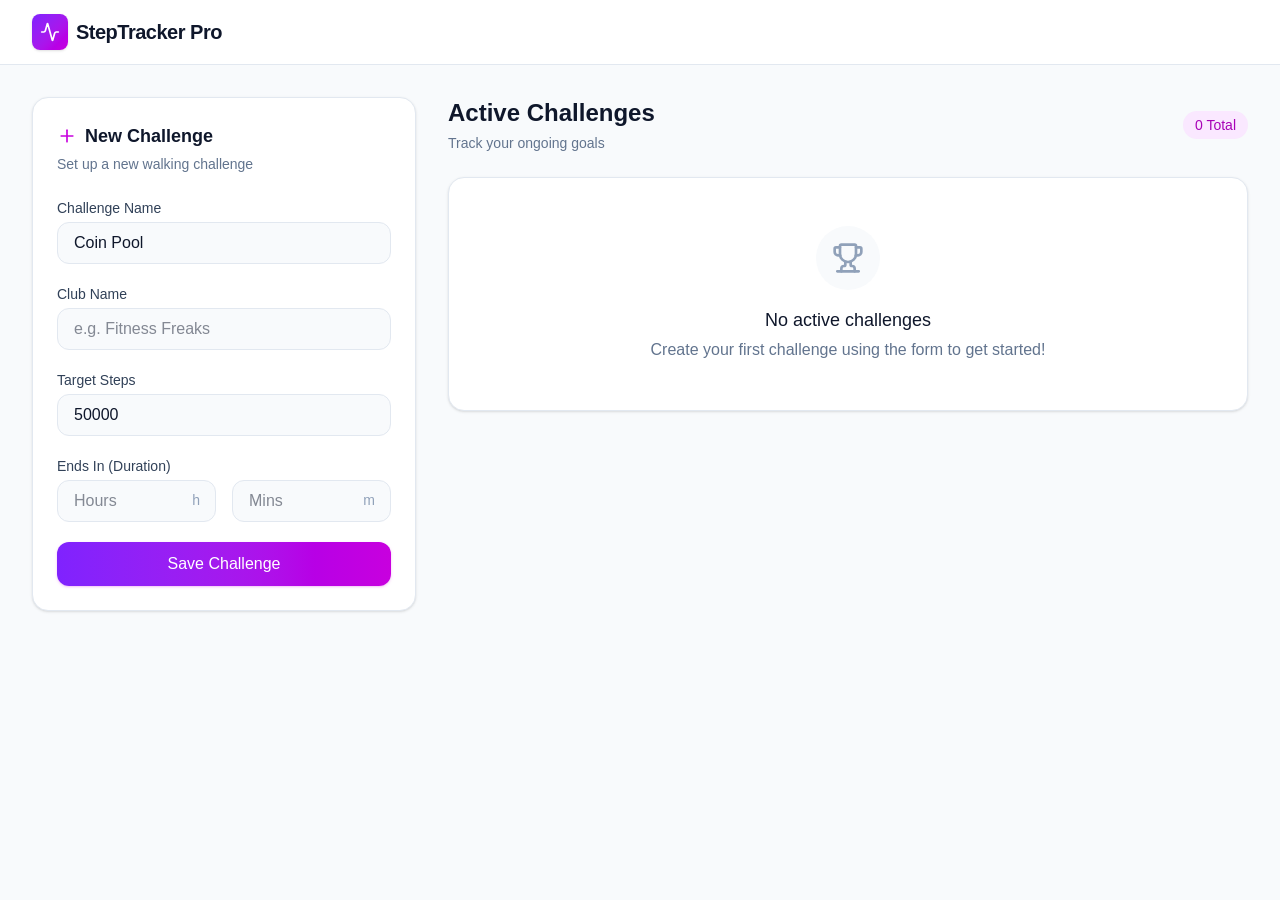
<file: personal-apps/step-tracker/index.html>
<!doctype html>
<html lang="en">
  <head>
    <meta charset="UTF-8" />
    <link rel="icon" type="image/svg+xml" href="favicon.svg" />
    <meta name="viewport" content="width=device-width, initial-scale=1.0" />
    <title>challange_tracker</title>
    <script type="module" crossorigin src="assets/index-DKMObjHi.js"></script>
    <link rel="stylesheet" crossorigin href="assets/index-DvoRPB8c.css">
  </head>
  <body>
    <div id="root"></div>
  </body>
</html>
</file>
<file: personal-apps/step-tracker/assets/index-DvoRPB8c.css>
/*! tailwindcss v4.3.3 | MIT License | https://tailwindcss.com */
@layer properties{@supports (((-webkit-hyphens:none)) and (not (margin-trim:inline))) or ((-moz-orient:inline) and (not (color:rgb(from red r g b)))){*,:before,:after,::backdrop{--tw-rotate-x:initial;--tw-rotate-y:initial;--tw-rotate-z:initial;--tw-skew-x:initial;--tw-skew-y:initial;--tw-space-y-reverse:0;--tw-border-style:solid;--tw-gradient-position:initial;--tw-gradient-from:#0000;--tw-gradient-via:#0000;--tw-gradient-to:#0000;--tw-gradient-stops:initial;--tw-gradient-via-stops:initial;--tw-gradient-from-position:0%;--tw-gradient-via-position:50%;--tw-gradient-to-position:100%;--tw-font-weight:initial;--tw-tracking:initial;--tw-shadow:0 0 #0000;--tw-shadow-color:initial;--tw-shadow-alpha:100%;--tw-inset-shadow:0 0 #0000;--tw-inset-shadow-color:initial;--tw-inset-shadow-alpha:100%;--tw-ring-color:initial;--tw-ring-shadow:0 0 #0000;--tw-inset-ring-color:initial;--tw-inset-ring-shadow:0 0 #0000;--tw-ring-inset:initial;--tw-ring-offset-width:0px;--tw-ring-offset-color:#fff;--tw-ring-offset-shadow:0 0 #0000;--tw-blur:initial;--tw-brightness:initial;--tw-contrast:initial;--tw-grayscale:initial;--tw-hue-rotate:initial;--tw-invert:initial;--tw-opacity:initial;--tw-saturate:initial;--tw-sepia:initial;--tw-drop-shadow:initial;--tw-drop-shadow-color:initial;--tw-drop-shadow-alpha:100%;--tw-drop-shadow-size:initial}}}@layer theme{:root,:host{--font-sans:-apple-system, BlinkMacSystemFont, "Segoe UI", Roboto, "Helvetica Neue", "Noto Sans", Arial, sans-serif, "Apple Color Emoji", "Segoe UI Emoji", "Segoe UI Symbol", "Noto Color Emoji";--font-mono:ui-monospace, SFMono-Regular, Menlo, Monaco, Consolas, "Liberation Mono", "Courier New", monospace;--color-red-50:oklch(97.1% .013 17.38);--color-red-100:oklch(93.6% .032 17.717);--color-red-200:oklch(88.5% .062 18.334);--color-red-500:oklch(63.7% .237 25.331);--color-red-600:oklch(57.7% .245 27.325);--color-red-700:oklch(50.5% .213 27.518);--color-amber-100:oklch(96.2% .059 95.617);--color-amber-200:oklch(92.4% .12 95.746);--color-amber-400:oklch(82.8% .189 84.429);--color-amber-500:oklch(76.9% .188 70.08);--color-amber-600:oklch(66.6% .179 58.318);--color-amber-700:oklch(55.5% .163 48.998);--color-emerald-100:oklch(95% .052 163.051);--color-emerald-200:oklch(90.5% .093 164.15);--color-emerald-700:oklch(50.8% .118 165.612);--color-violet-500:oklch(60.6% .25 292.717);--color-violet-600:oklch(54.1% .281 293.009);--color-violet-700:oklch(49.1% .27 292.581);--color-fuchsia-50:oklch(97.7% .017 320.058);--color-fuchsia-100:oklch(95.2% .037 318.852);--color-fuchsia-200:oklch(90.3% .076 319.62);--color-fuchsia-500:oklch(66.7% .295 322.15);--color-fuchsia-600:oklch(59.1% .293 322.896);--color-fuchsia-700:oklch(51.8% .253 323.949);--color-slate-50:oklch(98.4% .003 247.858);--color-slate-100:oklch(96.8% .007 247.896);--color-slate-200:oklch(92.9% .013 255.508);--color-slate-300:oklch(86.9% .022 252.894);--color-slate-400:oklch(70.4% .04 256.788);--color-slate-500:oklch(55.4% .046 257.417);--color-slate-600:oklch(44.6% .043 257.281);--color-slate-700:oklch(37.2% .044 257.287);--color-slate-900:oklch(20.8% .042 265.755);--color-white:#fff;--spacing:.25rem;--container-7xl:80rem;--text-xs:.75rem;--text-xs--line-height:calc(1 / .75);--text-sm:.875rem;--text-sm--line-height:calc(1.25 / .875);--text-lg:1.125rem;--text-lg--line-height:calc(1.75 / 1.125);--text-xl:1.25rem;--text-xl--line-height:calc(1.75 / 1.25);--text-2xl:1.5rem;--text-2xl--line-height:calc(2 / 1.5);--font-weight-medium:500;--font-weight-semibold:600;--font-weight-bold:700;--tracking-tight:-.025em;--tracking-wider:.05em;--radius-lg:.5rem;--radius-xl:.75rem;--radius-2xl:1rem;--default-transition-duration:.15s;--default-transition-timing-function:cubic-bezier(.4, 0, .2, 1);--default-font-family:var(--font-sans);--default-mono-font-family:var(--font-mono)}}@layer base{*,:after,:before,::backdrop{box-sizing:border-box;border:0 solid;margin:0;padding:0}::file-selector-button{box-sizing:border-box;border:0 solid;margin:0;padding:0}html,:host{-webkit-text-size-adjust:100%;tab-size:4;line-height:1.5;font-family:var(--default-font-family,-apple-system, BlinkMacSystemFont, "Segoe UI", Roboto, "Helvetica Neue", "Noto Sans", Arial, sans-serif, "Apple Color Emoji", "Segoe UI Emoji", "Segoe UI Symbol", "Noto Color Emoji");font-feature-settings:var(--default-font-feature-settings,normal);font-variation-settings:var(--default-font-variation-settings,normal);-webkit-tap-highlight-color:transparent}hr{height:0;color:inherit;border-top-width:1px}abbr:where([title]){-webkit-text-decoration:underline dotted;text-decoration:underline dotted}h1,h2,h3,h4,h5,h6{font-size:inherit;font-weight:inherit}a{color:inherit;-webkit-text-decoration:inherit;-webkit-text-decoration:inherit;-webkit-text-decoration:inherit;-webkit-text-decoration:inherit;text-decoration:inherit}b,strong{font-weight:bolder}code,kbd,samp,pre{font-family:var(--default-mono-font-family,ui-monospace, SFMono-Regular, Menlo, Monaco, Consolas, "Liberation Mono", "Courier New", monospace);font-feature-settings:var(--default-mono-font-feature-settings,normal);font-variation-settings:var(--default-mono-font-variation-settings,normal);font-size:1em}small{font-size:80%}sub,sup{vertical-align:baseline;font-size:75%;line-height:0;position:relative}sub{bottom:-.25em}sup{top:-.5em}table{text-indent:0;border-color:inherit;border-collapse:collapse}:-moz-focusring:where(:not(iframe)){outline:auto}progress{vertical-align:baseline}summary{display:list-item}ol,ul,menu{list-style:none}img,svg,video,canvas,audio,iframe,embed,object{vertical-align:middle;display:block}img,video{max-width:100%;height:auto}button,input,select,optgroup,textarea{font:inherit;font-feature-settings:inherit;font-variation-settings:inherit;letter-spacing:inherit;color:inherit;opacity:1;background-color:#0000;border-radius:0}::file-selector-button{font:inherit;font-feature-settings:inherit;font-variation-settings:inherit;letter-spacing:inherit;color:inherit;opacity:1;background-color:#0000;border-radius:0}:where(select:is([multiple],[size])) optgroup{font-weight:bolder}:where(select:is([multiple],[size])) optgroup option{padding-inline-start:20px}::file-selector-button{margin-inline-end:4px}::placeholder{opacity:1}@supports (not ((-webkit-appearance:-apple-pay-button))) or (contain-intrinsic-size:1px){::placeholder{color:currentColor}@supports (color:color-mix(in lab, red, red)){::placeholder{color:color-mix(in oklab, currentcolor 50%, transparent)}}}textarea{resize:vertical}::-webkit-search-decoration{-webkit-appearance:none}::-webkit-date-and-time-value{min-height:1lh;text-align:inherit}::-webkit-datetime-edit{display:inline-flex}::-webkit-datetime-edit-fields-wrapper{padding:0}::-webkit-datetime-edit{padding-block:0}::-webkit-datetime-edit-year-field{padding-block:0}::-webkit-datetime-edit-month-field{padding-block:0}::-webkit-datetime-edit-day-field{padding-block:0}::-webkit-datetime-edit-hour-field{padding-block:0}::-webkit-datetime-edit-minute-field{padding-block:0}::-webkit-datetime-edit-second-field{padding-block:0}::-webkit-datetime-edit-millisecond-field{padding-block:0}::-webkit-datetime-edit-meridiem-field{padding-block:0}::-webkit-calendar-picker-indicator{line-height:1}:-moz-ui-invalid{box-shadow:none}button,input:where([type=button],[type=reset],[type=submit]){appearance:button}::file-selector-button{appearance:button}::-webkit-inner-spin-button{height:auto}::-webkit-outer-spin-button{height:auto}[hidden]:where(:not([hidden=until-found])){display:none!important}body{background-color:var(--color-slate-50);color:var(--color-slate-900)}}@layer components;@layer utilities{.absolute{position:absolute}.relative{position:relative}.sticky{position:sticky}.top-0{top:0}.top-2\.5{top:calc(var(--spacing) * 2.5)}.top-24{top:calc(var(--spacing) * 24)}.right-4{right:calc(var(--spacing) * 4)}.left-0{left:0}.z-10{z-index:10}.mx-auto{margin-inline:auto}.mt-1{margin-top:var(--spacing)}.mt-2{margin-top:calc(var(--spacing) * 2)}.mb-0\.5{margin-bottom:calc(var(--spacing) * .5)}.mb-1{margin-bottom:var(--spacing)}.mb-2{margin-bottom:calc(var(--spacing) * 2)}.mb-4{margin-bottom:calc(var(--spacing) * 4)}.mb-6{margin-bottom:calc(var(--spacing) * 6)}.block{display:block}.flex{display:flex}.grid{display:grid}.h-1{height:var(--spacing)}.h-3{height:calc(var(--spacing) * 3)}.h-4{height:calc(var(--spacing) * 4)}.h-5{height:calc(var(--spacing) * 5)}.h-8{height:calc(var(--spacing) * 8)}.h-16{height:calc(var(--spacing) * 16)}.min-h-screen{min-height:100vh}.w-3{width:calc(var(--spacing) * 3)}.w-4{width:calc(var(--spacing) * 4)}.w-5{width:calc(var(--spacing) * 5)}.w-8{width:calc(var(--spacing) * 8)}.w-16{width:calc(var(--spacing) * 16)}.w-full{width:100%}.max-w-7xl{max-width:var(--container-7xl)}.flex-1{flex:1}.transform{transform:var(--tw-rotate-x,) var(--tw-rotate-y,) var(--tw-rotate-z,) var(--tw-skew-x,) var(--tw-skew-y,)}.grid-cols-1{grid-template-columns:repeat(1,minmax(0,1fr))}.flex-col{flex-direction:column}.flex-wrap{flex-wrap:wrap}.items-center{align-items:center}.justify-between{justify-content:space-between}.justify-center{justify-content:center}.gap-1{gap:var(--spacing)}.gap-1\.5{gap:calc(var(--spacing) * 1.5)}.gap-2{gap:calc(var(--spacing) * 2)}.gap-3{gap:calc(var(--spacing) * 3)}.gap-4{gap:calc(var(--spacing) * 4)}.gap-8{gap:calc(var(--spacing) * 8)}:where(.space-y-4>:not(:last-child)){--tw-space-y-reverse:0;margin-block-start:calc(calc(var(--spacing) * 4) * var(--tw-space-y-reverse));margin-block-end:calc(calc(var(--spacing) * 4) * calc(1 - var(--tw-space-y-reverse)))}:where(.space-y-5>:not(:last-child)){--tw-space-y-reverse:0;margin-block-start:calc(calc(var(--spacing) * 5) * var(--tw-space-y-reverse));margin-block-end:calc(calc(var(--spacing) * 5) * calc(1 - var(--tw-space-y-reverse)))}.overflow-hidden{overflow:hidden}.rounded-2xl{border-radius:var(--radius-2xl)}.rounded-full{border-radius:2147483647px}.rounded-lg{border-radius:var(--radius-lg)}.rounded-xl{border-radius:var(--radius-xl)}.border{border-style:var(--tw-border-style);border-width:1px}.border-t{border-top-style:var(--tw-border-style);border-top-width:1px}.border-b{border-bottom-style:var(--tw-border-style);border-bottom-width:1px}.border-amber-100{border-color:var(--color-amber-100)}.border-fuchsia-100{border-color:var(--color-fuchsia-100)}.border-red-100{border-color:var(--color-red-100)}.border-slate-100{border-color:var(--color-slate-100)}.border-slate-200{border-color:var(--color-slate-200)}.bg-amber-100{background-color:var(--color-amber-100)}.bg-emerald-100{background-color:var(--color-emerald-100)}.bg-fuchsia-50{background-color:var(--color-fuchsia-50)}.bg-fuchsia-100{background-color:var(--color-fuchsia-100)}.bg-red-100{background-color:var(--color-red-100)}.bg-slate-50{background-color:var(--color-slate-50)}.bg-slate-100{background-color:var(--color-slate-100)}.bg-slate-300{background-color:var(--color-slate-300)}.bg-white{background-color:var(--color-white)}.bg-gradient-to-br{--tw-gradient-position:to bottom right in oklab;background-image:linear-gradient(var(--tw-gradient-stops))}.bg-gradient-to-r{--tw-gradient-position:to right in oklab;background-image:linear-gradient(var(--tw-gradient-stops))}.from-amber-400{--tw-gradient-from:var(--color-amber-400);--tw-gradient-stops:var(--tw-gradient-via-stops,var(--tw-gradient-position), var(--tw-gradient-from) var(--tw-gradient-from-position), var(--tw-gradient-to) var(--tw-gradient-to-position))}.from-red-500{--tw-gradient-from:var(--color-red-500);--tw-gradient-stops:var(--tw-gradient-via-stops,var(--tw-gradient-position), var(--tw-gradient-from) var(--tw-gradient-from-position), var(--tw-gradient-to) var(--tw-gradient-to-position))}.from-violet-500{--tw-gradient-from:var(--color-violet-500);--tw-gradient-stops:var(--tw-gradient-via-stops,var(--tw-gradient-position), var(--tw-gradient-from) var(--tw-gradient-from-position), var(--tw-gradient-to) var(--tw-gradient-to-position))}.from-violet-600{--tw-gradient-from:var(--color-violet-600);--tw-gradient-stops:var(--tw-gradient-via-stops,var(--tw-gradient-position), var(--tw-gradient-from) var(--tw-gradient-from-position), var(--tw-gradient-to) var(--tw-gradient-to-position))}.to-amber-500{--tw-gradient-to:var(--color-amber-500);--tw-gradient-stops:var(--tw-gradient-via-stops,var(--tw-gradient-position), var(--tw-gradient-from) var(--tw-gradient-from-position), var(--tw-gradient-to) var(--tw-gradient-to-position))}.to-fuchsia-500{--tw-gradient-to:var(--color-fuchsia-500);--tw-gradient-stops:var(--tw-gradient-via-stops,var(--tw-gradient-position), var(--tw-gradient-from) var(--tw-gradient-from-position), var(--tw-gradient-to) var(--tw-gradient-to-position))}.to-fuchsia-600{--tw-gradient-to:var(--color-fuchsia-600);--tw-gradient-stops:var(--tw-gradient-via-stops,var(--tw-gradient-position), var(--tw-gradient-from) var(--tw-gradient-from-position), var(--tw-gradient-to) var(--tw-gradient-to-position))}.to-red-600{--tw-gradient-to:var(--color-red-600);--tw-gradient-stops:var(--tw-gradient-via-stops,var(--tw-gradient-position), var(--tw-gradient-from) var(--tw-gradient-from-position), var(--tw-gradient-to) var(--tw-gradient-to-position))}.p-2{padding:calc(var(--spacing) * 2)}.p-6{padding:calc(var(--spacing) * 6)}.p-12{padding:calc(var(--spacing) * 12)}.px-2\.5{padding-inline:calc(var(--spacing) * 2.5)}.px-3{padding-inline:calc(var(--spacing) * 3)}.px-4{padding-inline:calc(var(--spacing) * 4)}.py-0\.5{padding-block:calc(var(--spacing) * .5)}.py-1{padding-block:var(--spacing)}.py-1\.5{padding-block:calc(var(--spacing) * 1.5)}.py-2{padding-block:calc(var(--spacing) * 2)}.py-2\.5{padding-block:calc(var(--spacing) * 2.5)}.py-8{padding-block:calc(var(--spacing) * 8)}.pt-4{padding-top:calc(var(--spacing) * 4)}.text-center{text-align:center}.text-right{text-align:right}.font-mono{font-family:var(--font-mono)}.font-sans{font-family:var(--font-sans)}.text-2xl{font-size:var(--text-2xl);line-height:var(--tw-leading,var(--text-2xl--line-height))}.text-lg{font-size:var(--text-lg);line-height:var(--tw-leading,var(--text-lg--line-height))}.text-sm{font-size:var(--text-sm);line-height:var(--tw-leading,var(--text-sm--line-height))}.text-xl{font-size:var(--text-xl);line-height:var(--tw-leading,var(--text-xl--line-height))}.text-xs{font-size:var(--text-xs);line-height:var(--tw-leading,var(--text-xs--line-height))}.font-bold{--tw-font-weight:var(--font-weight-bold);font-weight:var(--font-weight-bold)}.font-medium{--tw-font-weight:var(--font-weight-medium);font-weight:var(--font-weight-medium)}.font-semibold{--tw-font-weight:var(--font-weight-semibold);font-weight:var(--font-weight-semibold)}.tracking-tight{--tw-tracking:var(--tracking-tight);letter-spacing:var(--tracking-tight)}.tracking-wider{--tw-tracking:var(--tracking-wider);letter-spacing:var(--tracking-wider)}.text-amber-600{color:var(--color-amber-600)}.text-amber-700{color:var(--color-amber-700)}.text-emerald-700{color:var(--color-emerald-700)}.text-fuchsia-600{color:var(--color-fuchsia-600)}.text-fuchsia-700{color:var(--color-fuchsia-700)}.text-red-600{color:var(--color-red-600)}.text-red-700{color:var(--color-red-700)}.text-slate-400{color:var(--color-slate-400)}.text-slate-500{color:var(--color-slate-500)}.text-slate-600{color:var(--color-slate-600)}.text-slate-700{color:var(--color-slate-700)}.text-slate-900{color:var(--color-slate-900)}.text-white{color:var(--color-white)}.uppercase{text-transform:uppercase}.opacity-75{opacity:.75}.opacity-80{opacity:.8}.shadow-sm{--tw-shadow:0 1px 3px 0 var(--tw-shadow-color,#0000001a), 0 1px 2px -1px var(--tw-shadow-color,#0000001a);box-shadow:var(--tw-inset-shadow), var(--tw-inset-ring-shadow), var(--tw-ring-offset-shadow), var(--tw-ring-shadow), var(--tw-shadow)}.shadow-fuchsia-600\/20{--tw-shadow-color:#c600db33}@supports (color:color-mix(in lab, red, red)){.shadow-fuchsia-600\/20{--tw-shadow-color:color-mix(in oklab, color-mix(in oklab, var(--color-fuchsia-600) 20%, transparent) var(--tw-shadow-alpha), transparent)}}.filter{filter:var(--tw-blur,) var(--tw-brightness,) var(--tw-contrast,) var(--tw-grayscale,) var(--tw-hue-rotate,) var(--tw-invert,) var(--tw-saturate,) var(--tw-sepia,) var(--tw-drop-shadow,)}.transition-all{transition-property:all;transition-timing-function:var(--tw-ease,var(--default-transition-timing-function));transition-duration:var(--tw-duration,var(--default-transition-duration))}.transition-colors{transition-property:color,background-color,border-color,outline-color,text-decoration-color,fill,stroke,--tw-gradient-from,--tw-gradient-via,--tw-gradient-to;transition-timing-function:var(--tw-ease,var(--default-transition-timing-function));transition-duration:var(--tw-duration,var(--default-transition-duration))}.outline-none{--tw-outline-style:none;outline-style:none}.selection\:bg-fuchsia-200 ::selection{background-color:var(--color-fuchsia-200)}.selection\:bg-fuchsia-200::selection{background-color:var(--color-fuchsia-200)}@media (hover:hover){.hover\:border-amber-200:hover{border-color:var(--color-amber-200)}.hover\:border-fuchsia-200:hover{border-color:var(--color-fuchsia-200)}.hover\:border-red-200:hover{border-color:var(--color-red-200)}.hover\:bg-emerald-200:hover{background-color:var(--color-emerald-200)}.hover\:bg-red-50:hover{background-color:var(--color-red-50)}.hover\:bg-slate-200:hover{background-color:var(--color-slate-200)}.hover\:from-violet-700:hover{--tw-gradient-from:var(--color-violet-700);--tw-gradient-stops:var(--tw-gradient-via-stops,var(--tw-gradient-position), var(--tw-gradient-from) var(--tw-gradient-from-position), var(--tw-gradient-to) var(--tw-gradient-to-position))}.hover\:to-fuchsia-700:hover{--tw-gradient-to:var(--color-fuchsia-700);--tw-gradient-stops:var(--tw-gradient-via-stops,var(--tw-gradient-position), var(--tw-gradient-from) var(--tw-gradient-from-position), var(--tw-gradient-to) var(--tw-gradient-to-position))}.hover\:text-red-500:hover{color:var(--color-red-500)}}.focus\:border-fuchsia-600:focus{border-color:var(--color-fuchsia-600)}.focus\:ring-2:focus{--tw-ring-shadow:var(--tw-ring-inset,) 0 0 0 calc(2px + var(--tw-ring-offset-width)) var(--tw-ring-color,currentcolor);box-shadow:var(--tw-inset-shadow), var(--tw-inset-ring-shadow), var(--tw-ring-offset-shadow), var(--tw-ring-shadow), var(--tw-shadow)}.focus\:ring-fuchsia-600\/20:focus{--tw-ring-color:#c600db33}@supports (color:color-mix(in lab, red, red)){.focus\:ring-fuchsia-600\/20:focus{--tw-ring-color:color-mix(in oklab, var(--color-fuchsia-600) 20%, transparent)}}.active\:scale-\[0\.98\]:active{scale:.98}@media (width>=40rem){.sm\:mt-0{margin-top:0}.sm\:flex-col{flex-direction:column}.sm\:flex-row{flex-direction:row}.sm\:items-center{align-items:center}.sm\:items-end{align-items:flex-end}.sm\:border-t-0{border-top-style:var(--tw-border-style);border-top-width:0}.sm\:border-l{border-left-style:var(--tw-border-style);border-left-width:1px}.sm\:px-6{padding-inline:calc(var(--spacing) * 6)}.sm\:pt-0{padding-top:0}.sm\:pl-6{padding-left:calc(var(--spacing) * 6)}}@media (width>=64rem){.lg\:col-span-4{grid-column:span 4/span 4}.lg\:col-span-8{grid-column:span 8/span 8}.lg\:grid-cols-12{grid-template-columns:repeat(12,minmax(0,1fr))}.lg\:px-8{padding-inline:calc(var(--spacing) * 8)}}}@property --tw-rotate-x{syntax:"*";inherits:false}@property --tw-rotate-y{syntax:"*";inherits:false}@property --tw-rotate-z{syntax:"*";inherits:false}@property --tw-skew-x{syntax:"*";inherits:false}@property --tw-skew-y{syntax:"*";inherits:false}@property --tw-space-y-reverse{syntax:"*";inherits:false;initial-value:0}@property --tw-border-style{syntax:"*";inherits:false;initial-value:solid}@property --tw-gradient-position{syntax:"*";inherits:false}@property --tw-gradient-from{syntax:"<color>";inherits:false;initial-value:#0000}@property --tw-gradient-via{syntax:"<color>";inherits:false;initial-value:#0000}@property --tw-gradient-to{syntax:"<color>";inherits:false;initial-value:#0000}@property --tw-gradient-stops{syntax:"*";inherits:false}@property --tw-gradient-via-stops{syntax:"*";inherits:false}@property --tw-gradient-from-position{syntax:"<length-percentage>";inherits:false;initial-value:0%}@property --tw-gradient-via-position{syntax:"<length-percentage>";inherits:false;initial-value:50%}@property --tw-gradient-to-position{syntax:"<length-percentage>";inherits:false;initial-value:100%}@property --tw-font-weight{syntax:"*";inherits:false}@property --tw-tracking{syntax:"*";inherits:false}@property --tw-shadow{syntax:"*";inherits:false;initial-value:0 0 #0000}@property --tw-shadow-color{syntax:"*";inherits:false}@property --tw-shadow-alpha{syntax:"<percentage>";inherits:false;initial-value:100%}@property --tw-inset-shadow{syntax:"*";inherits:false;initial-value:0 0 #0000}@property --tw-inset-shadow-color{syntax:"*";inherits:false}@property --tw-inset-shadow-alpha{syntax:"<percentage>";inherits:false;initial-value:100%}@property --tw-ring-color{syntax:"*";inherits:false}@property --tw-ring-shadow{syntax:"*";inherits:false;initial-value:0 0 #0000}@property --tw-inset-ring-color{syntax:"*";inherits:false}@property --tw-inset-ring-shadow{syntax:"*";inherits:false;initial-value:0 0 #0000}@property --tw-ring-inset{syntax:"*";inherits:false}@property --tw-ring-offset-width{syntax:"<length>";inherits:false;initial-value:0}@property --tw-ring-offset-color{syntax:"*";inherits:false;initial-value:#fff}@property --tw-ring-offset-shadow{syntax:"*";inherits:false;initial-value:0 0 #0000}@property --tw-blur{syntax:"*";inherits:false}@property --tw-brightness{syntax:"*";inherits:false}@property --tw-contrast{syntax:"*";inherits:false}@property --tw-grayscale{syntax:"*";inherits:false}@property --tw-hue-rotate{syntax:"*";inherits:false}@property --tw-invert{syntax:"*";inherits:false}@property --tw-opacity{syntax:"*";inherits:false}@property --tw-saturate{syntax:"*";inherits:false}@property --tw-sepia{syntax:"*";inherits:false}@property --tw-drop-shadow{syntax:"*";inherits:false}@property --tw-drop-shadow-color{syntax:"*";inherits:false}@property --tw-drop-shadow-alpha{syntax:"<percentage>";inherits:false;initial-value:100%}@property --tw-drop-shadow-size{syntax:"*";inherits:false}
</file>
